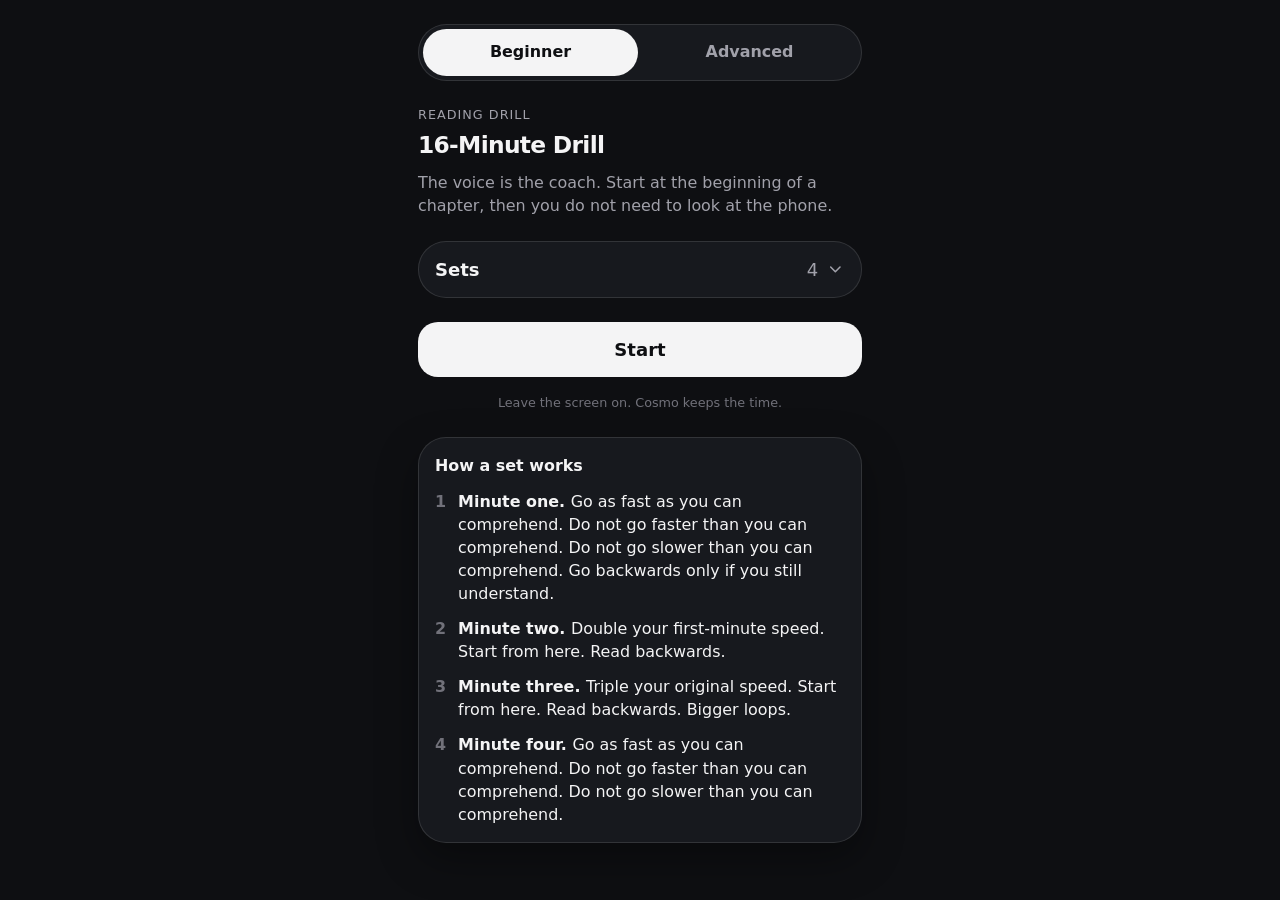
<file: index.html>
<!doctype html>
<html lang="en">
<head>
<meta charset="utf-8">
<meta name="viewport" content="width=device-width, initial-scale=1, viewport-fit=cover">
<meta name="theme-color" content="#0e0f12">
<meta name="apple-mobile-web-app-capable" content="yes">
<meta name="mobile-web-app-capable" content="yes">
<meta name="apple-mobile-web-app-status-bar-style" content="black-translucent">
<meta name="apple-mobile-web-app-title" content="16-Minute Drill">
<title>16-Minute Drill</title>
<meta name="description" content="Howard Berg reading drill. The voice is the coach.">
<link rel="manifest" href="./assets/manifest-BF8Q1H_D.webmanifest">
<link rel="icon" href="./favicon.svg" type="image/svg+xml">
<link rel="apple-touch-icon" href="./icon-180.png">
  <script type="module" crossorigin src="./assets/index-Ceaare5S.js"></script>
  <link rel="stylesheet" crossorigin href="./assets/index-DYLMr-12.css">
</head>
<body>
<div id="app"></div>
<script>
if ("serviceWorker" in navigator) {
  navigator.serviceWorker.register("./sw.js").catch(function () {});
}
</script>
</body>
</html>
</file>
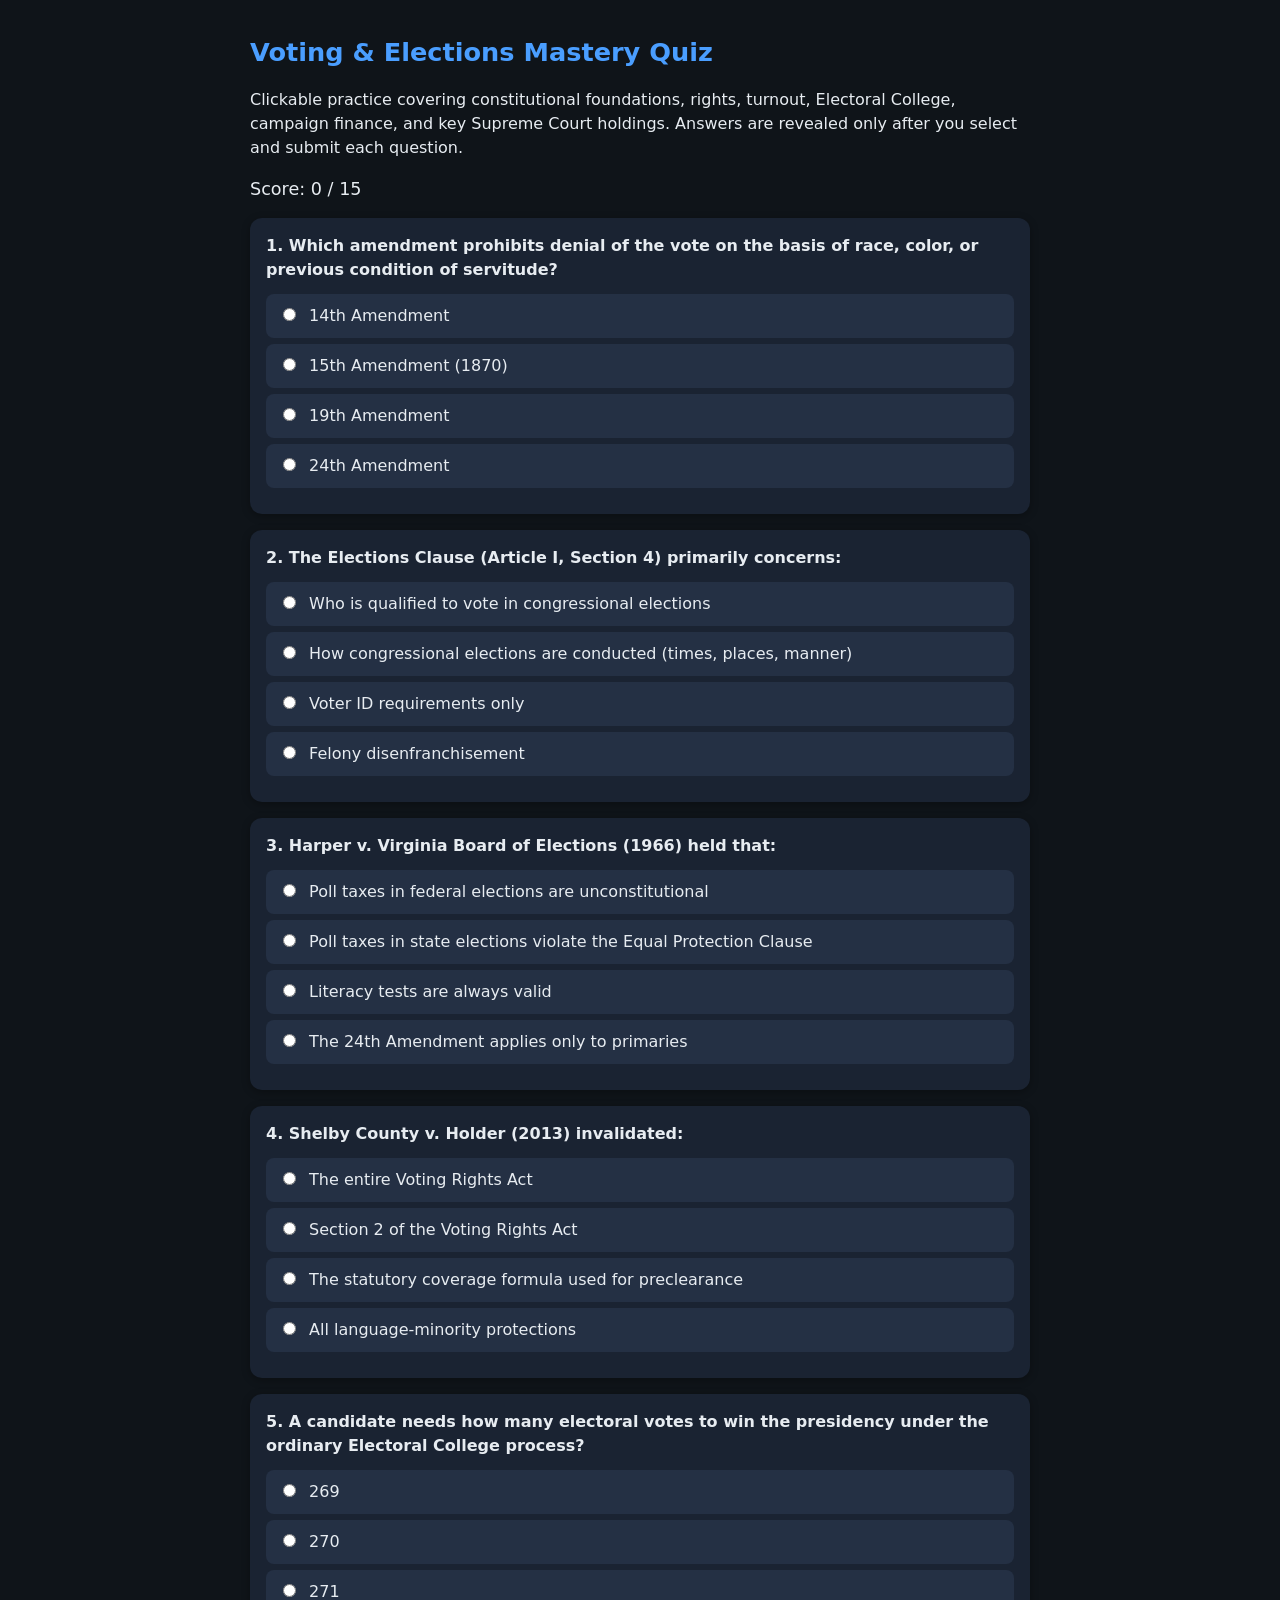
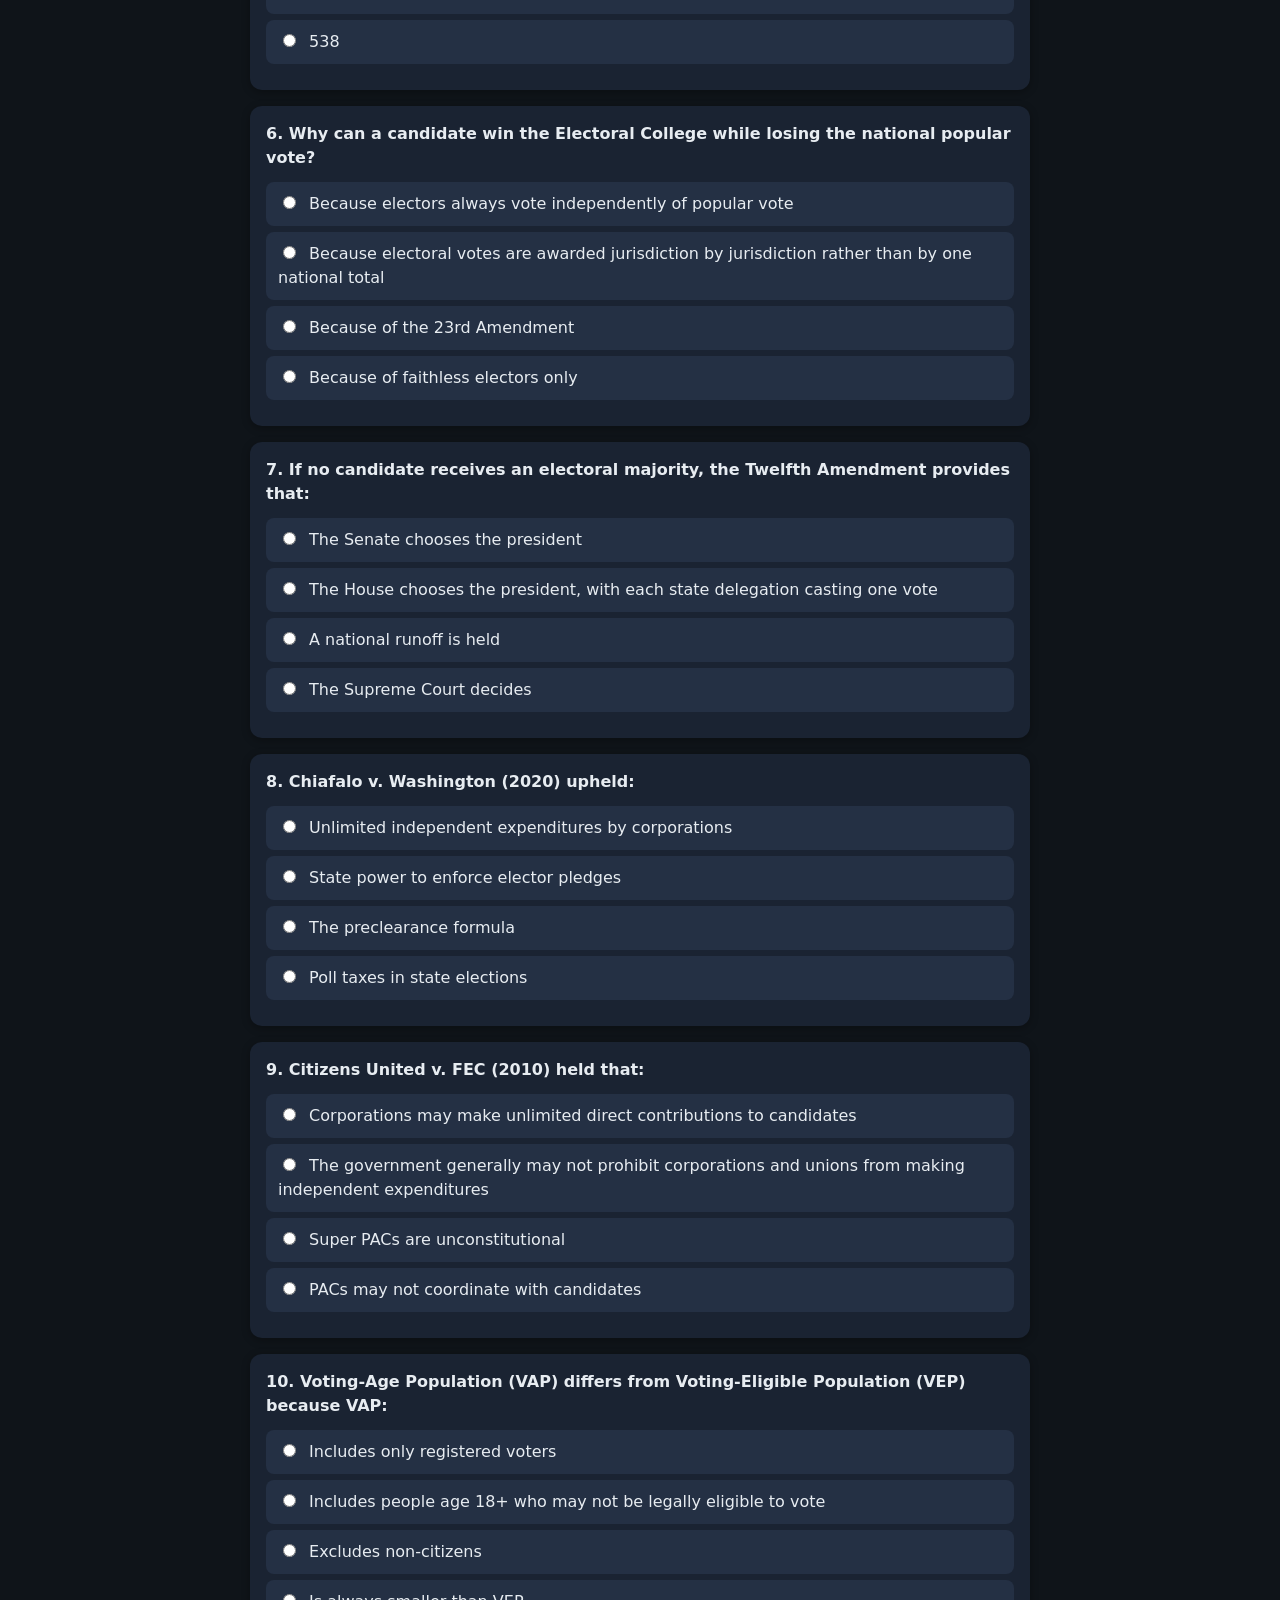
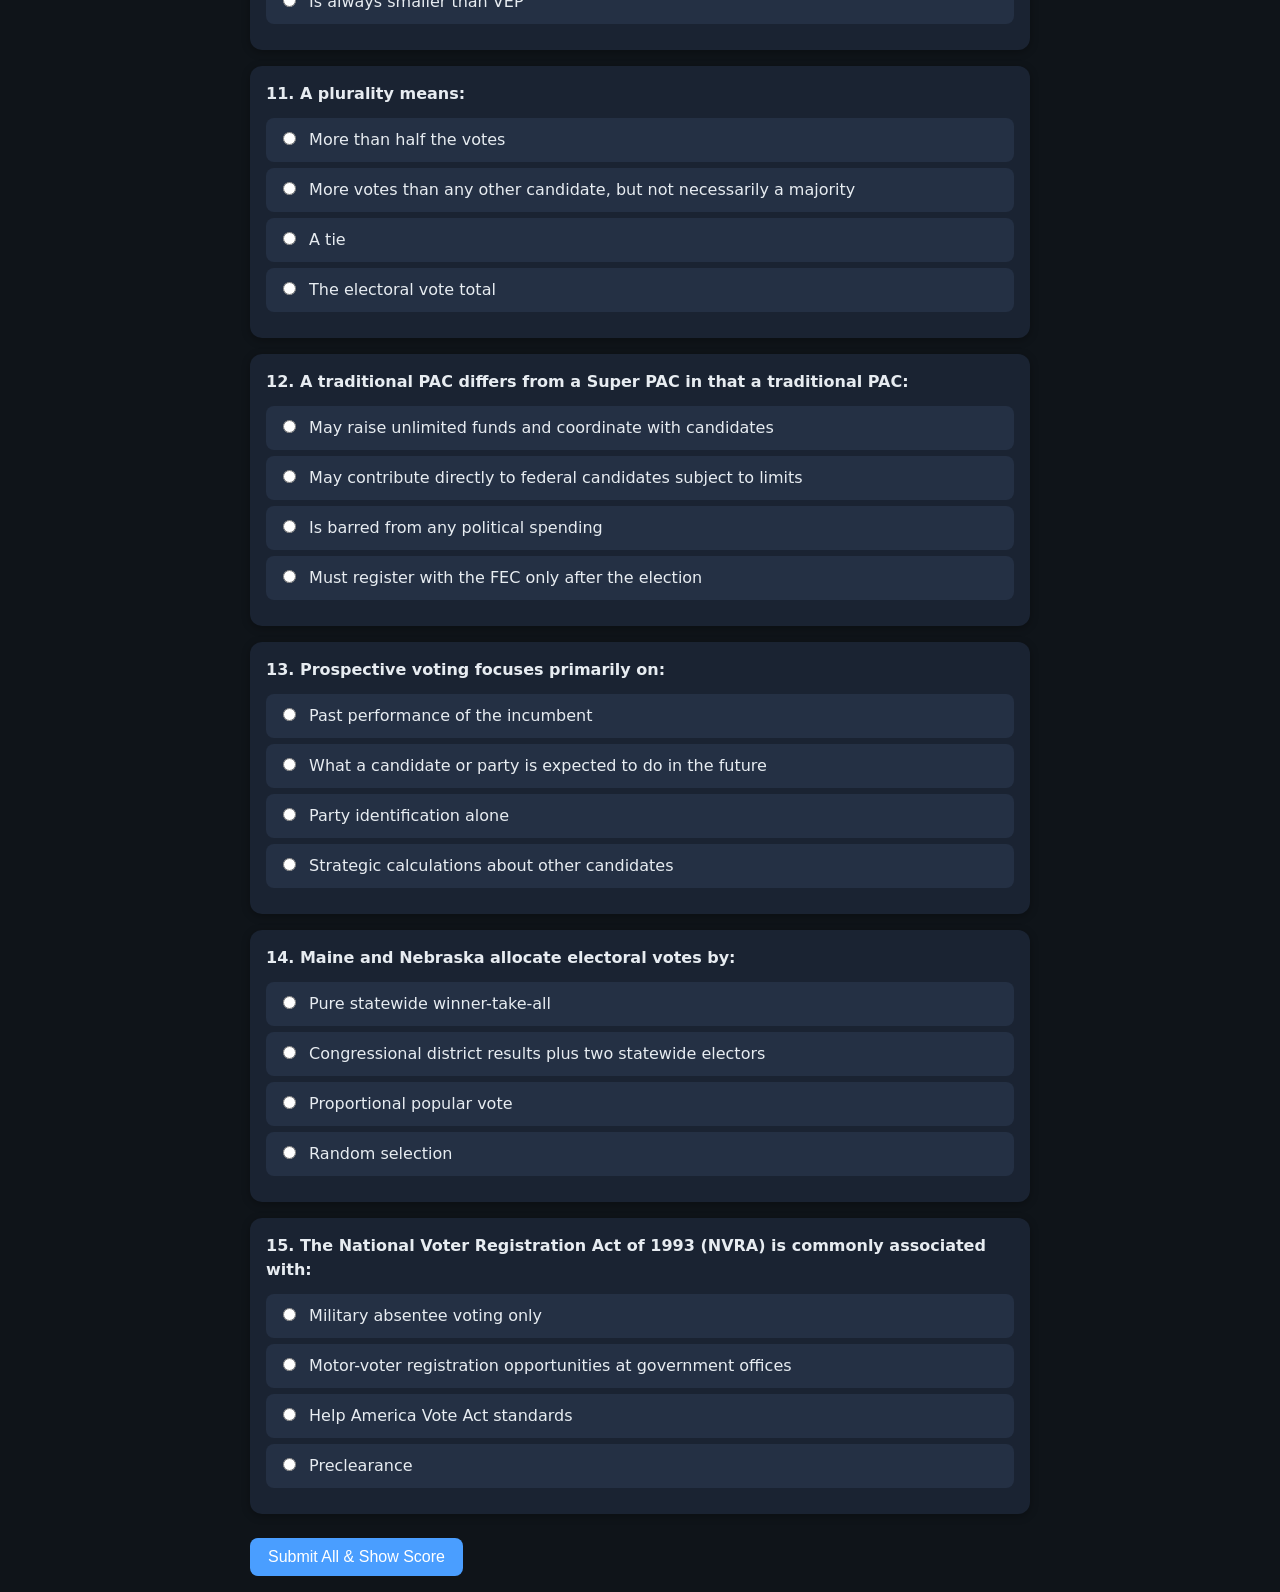
<file: voting-elections-quiz.html>
<!DOCTYPE html>
<html lang="en">
<head>
<meta charset="UTF-8">
<meta name="viewport" content="width=device-width, initial-scale=1.0">
<title>Voting & Elections Mastery Quiz</title>
<style>
  :root { --bg:#0f1419; --card:#1a2332; --accent:#4a9eff; --green:#2ecc71; --red:#e74c3c; --text:#e7ecf1; }
  body { font-family: system-ui, -apple-system, sans-serif; background:var(--bg); color:var(--text); margin:0; padding:16px; line-height:1.5; }
  .container { max-width:780px; margin:0 auto; }
  h1 { color:var(--accent); font-size:1.6rem; margin-bottom:8px; }
  .score { font-size:1.1rem; margin:12px 0; }
  .question { background:var(--card); border-radius:12px; padding:16px; margin:16px 0; box-shadow:0 2px 8px rgba(0,0,0,.3); }
  .q-text { font-weight:600; margin-bottom:12px; }
  .options label { display:block; background:#243044; margin:6px 0; padding:10px 12px; border-radius:8px; cursor:pointer; transition:.15s; }
  .options label:hover { background:#2d3e56; }
  .options input { margin-right:8px; }
  button { background:var(--accent); color:#fff; border:none; padding:10px 18px; border-radius:8px; font-size:1rem; cursor:pointer; margin:8px 4px 0 0; }
  button:hover { opacity:.9; }
  .feedback { margin-top:10px; font-weight:500; }
  .correct { color:var(--green); }
  .wrong { color:var(--red); }
  .hidden { display:none; }
  .summary { background:var(--card); padding:20px; border-radius:12px; margin-top:20px; }
  small { color:#8a9bb0; }
</style>
</head>
<body>
<div class="container">
  <h1>Voting & Elections Mastery Quiz</h1>
  <p>Clickable practice covering constitutional foundations, rights, turnout, Electoral College, campaign finance, and key Supreme Court holdings. Answers are revealed only after you select and submit each question.</p>
  <div class="score">Score: <span id="score">0</span> / <span id="total">0</span></div>
  <div id="quiz"></div>
  <button id="submitAll" onclick="gradeAll()">Submit All & Show Score</button>
  <div id="summary" class="summary hidden"></div>
</div>

<script>
const questions = [
  {
    q: "Which amendment prohibits denial of the vote on the basis of race, color, or previous condition of servitude?",
    options: ["14th Amendment", "15th Amendment (1870)", "19th Amendment", "24th Amendment"],
    answer: 1,
    explain: "The 15th Amendment (1870) specifically bars denial based on race, color, or previous condition of servitude."
  },
  {
    q: "The Elections Clause (Article I, Section 4) primarily concerns:",
    options: ["Who is qualified to vote in congressional elections", "How congressional elections are conducted (times, places, manner)", "Voter ID requirements only", "Felony disenfranchisement"],
    answer: 1,
    explain: "Article I §4 regulates the times, places, and manner of congressional elections. Article I §2 and the 17th Amendment address who qualifies to vote."
  },
  {
    q: "Harper v. Virginia Board of Elections (1966) held that:",
    options: ["Poll taxes in federal elections are unconstitutional", "Poll taxes in state elections violate the Equal Protection Clause", "Literacy tests are always valid", "The 24th Amendment applies only to primaries"],
    answer: 1,
    explain: "Harper extended the ban on poll taxes to state elections under the Equal Protection Clause of the 14th Amendment."
  },
  {
    q: "Shelby County v. Holder (2013) invalidated:",
    options: ["The entire Voting Rights Act", "Section 2 of the Voting Rights Act", "The statutory coverage formula used for preclearance", "All language-minority protections"],
    answer: 2,
    explain: "The Court struck down the coverage formula that determined which jurisdictions were subject to preclearance. Section 2 (nationwide ban on discriminatory practices) remains in force."
  },
  {
    q: "A candidate needs how many electoral votes to win the presidency under the ordinary Electoral College process?",
    options: ["269", "270", "271", "538"],
    answer: 1,
    explain: "There are 538 total electoral votes; a majority of 270 is required."
  },
  {
    q: "Why can a candidate win the Electoral College while losing the national popular vote?",
    options: ["Because electors always vote independently of popular vote", "Because electoral votes are awarded jurisdiction by jurisdiction rather than by one national total", "Because of the 23rd Amendment", "Because of faithless electors only"],
    answer: 1,
    explain: "Votes are awarded state-by-state (mostly winner-take-all). A candidate can win enough states with narrow margins while losing larger margins elsewhere."
  },
  {
    q: "If no candidate receives an electoral majority, the Twelfth Amendment provides that:",
    options: ["The Senate chooses the president", "The House chooses the president, with each state delegation casting one vote", "A national runoff is held", "The Supreme Court decides"],
    answer: 1,
    explain: "The House selects the president from the top candidates; each state delegation has one vote and a majority of states is required. The Senate chooses the vice president."
  },
  {
    q: "Chiafalo v. Washington (2020) upheld:",
    options: ["Unlimited independent expenditures by corporations", "State power to enforce elector pledges", "The preclearance formula", "Poll taxes in state elections"],
    answer: 1,
    explain: "The Court upheld state laws that require electors to follow their pledges and allow enforcement of those requirements."
  },
  {
    q: "Citizens United v. FEC (2010) held that:",
    options: ["Corporations may make unlimited direct contributions to candidates", "The government generally may not prohibit corporations and unions from making independent expenditures", "Super PACs are unconstitutional", "PACs may not coordinate with candidates"],
    answer: 1,
    explain: "The decision protected independent expenditures by corporations and unions. It did not authorize unlimited direct contributions to federal candidates."
  },
  {
    q: "Voting-Age Population (VAP) differs from Voting-Eligible Population (VEP) because VAP:",
    options: ["Includes only registered voters", "Includes people age 18+ who may not be legally eligible to vote", "Excludes non-citizens", "Is always smaller than VEP"],
    answer: 1,
    explain: "VAP counts everyone 18 or older (including some non-citizens and ineligible felons). VEP counts only those legally eligible."
  },
  {
    q: "A plurality means:",
    options: ["More than half the votes", "More votes than any other candidate, but not necessarily a majority", "A tie", "The electoral vote total"],
    answer: 1,
    explain: "Plurality = most votes. Majority = more than half."
  },
  {
    q: "A traditional PAC differs from a Super PAC in that a traditional PAC:",
    options: ["May raise unlimited funds and coordinate with candidates", "May contribute directly to federal candidates subject to limits", "Is barred from any political spending", "Must register with the FEC only after the election"],
    answer: 1,
    explain: "Traditional PACs can make limited direct contributions. Super PACs can spend unlimited amounts on independent expenditures but cannot contribute directly or coordinate with candidates."
  },
  {
    q: "Prospective voting focuses primarily on:",
    options: ["Past performance of the incumbent", "What a candidate or party is expected to do in the future", "Party identification alone", "Strategic calculations about other candidates"],
    answer: 1,
    explain: "Prospective = future expectations. Retrospective = evaluations of past performance."
  },
  {
    q: "Maine and Nebraska allocate electoral votes by:",
    options: ["Pure statewide winner-take-all", "Congressional district results plus two statewide electors", "Proportional popular vote", "Random selection"],
    answer: 1,
    explain: "Two electors go to the statewide winner; remaining electors are allocated by congressional-district results."
  },
  {
    q: "The National Voter Registration Act of 1993 (NVRA) is commonly associated with:",
    options: ["Military absentee voting only", "Motor-voter registration opportunities at government offices", "Help America Vote Act standards", "Preclearance"],
    answer: 1,
    explain: "NVRA requires covered states to offer voter registration through motor-vehicle agencies and sets list-maintenance rules."
  }
];

let answered = new Array(questions.length).fill(false);
let correctCount = 0;
document.getElementById("total").textContent = questions.length;

function render() {
  const container = document.getElementById("quiz");
  questions.forEach((item, i) => {
    const div = document.createElement("div");
    div.className = "question";
    div.innerHTML = `
      <div class="q-text">${i+1}. ${item.q}</div>
      <div class="options" id="opts-${i}">
        ${item.options.map((opt, j) => `
          <label><input type="radio" name="q${i}" value="${j}" onchange="check(${i}, ${j})"> ${opt}</label>
        `).join("")}
      </div>
      <div class="feedback" id="fb-${i}"></div>
    `;
    container.appendChild(div);
  });
}

function check(qi, selected) {
  if (answered[qi]) return;
  answered[qi] = true;
  const fb = document.getElementById(`fb-${qi}`);
  const correct = questions[qi].answer === selected;
  if (correct) {
    correctCount++;
    fb.innerHTML = `<span class="correct">Correct.</span> ${questions[qi].explain}`;
  } else {
    fb.innerHTML = `<span class="wrong">Incorrect.</span> Correct answer: ${questions[qi].options[questions[qi].answer]}. ${questions[qi].explain}`;
  }
  document.getElementById("score").textContent = correctCount;
  document.querySelectorAll(`input[name="q${qi}"]`).forEach(r => r.disabled = true);
}

function gradeAll() {
  questions.forEach((_, i) => {
    if (!answered[i]) {
      const fb = document.getElementById(`fb-${i}`);
      fb.innerHTML = `<span class="wrong">Not answered.</span> Correct: ${questions[i].options[questions[i].answer]}. ${questions[i].explain}`;
      answered[i] = true;
    }
  });
  document.getElementById("summary").classList.remove("hidden");
  document.getElementById("summary").innerHTML = `
    <h2>Final Score: ${correctCount} / ${questions.length}</h2>
    <p>Review the explanations above. Focus next on any distinctions you missed (Elections Clause vs qualifications, VAP vs VEP, PAC vs Super PAC, prospective vs retrospective, Electoral College mechanics, and the precise holdings of Harper, Shelby County, Chiafalo, and Citizens United).</p>
  `;
  document.getElementById("submitAll").disabled = true;
}

render();
</script>
</body>
</html>
</file>
<file: assets/index-DYLMr-12.css>
/*! tailwindcss v4.3.3 | MIT License | https://tailwindcss.com */
@layer theme{:root,:host{--font-sans:"SF Pro Text", -apple-system, BlinkMacSystemFont, "Segoe UI", system-ui, sans-serif;--font-mono:ui-monospace, SFMono-Regular, Menlo, Monaco, Consolas, "Liberation Mono", "Courier New", monospace;--text-xs:.75rem;--text-sm:.875rem;--text-lg:1.125rem;--radius-md:12px;--radius-lg:20px;--radius-xl:28px;--default-font-family:var(--font-sans);--default-mono-font-family:var(--font-mono);--color-bg:#0e0f12;--color-surface:#17191e;--color-surface-2:#1e2128;--color-fg:#f4f4f5;--color-muted:#a1a1aa;--color-subtle:#71717a;--color-danger:#e7b2ad}}@layer base{*,:after,:before,::backdrop{box-sizing:border-box;border:0 solid;margin:0;padding:0}::file-selector-button{box-sizing:border-box;border:0 solid;margin:0;padding:0}html,:host{-webkit-text-size-adjust:100%;tab-size:4;line-height:1.5;font-family:var(--default-font-family,-apple-system, BlinkMacSystemFont, "Segoe UI", Roboto, "Helvetica Neue", "Noto Sans", Arial, sans-serif, "Apple Color Emoji", "Segoe UI Emoji", "Segoe UI Symbol", "Noto Color Emoji");font-feature-settings:var(--default-font-feature-settings,normal);font-variation-settings:var(--default-font-variation-settings,normal);-webkit-tap-highlight-color:transparent}hr{height:0;color:inherit;border-top-width:1px}abbr:where([title]){-webkit-text-decoration:underline dotted;text-decoration:underline dotted}h1,h2,h3,h4,h5,h6{font-size:inherit;font-weight:inherit}a{color:inherit;-webkit-text-decoration:inherit;-webkit-text-decoration:inherit;-webkit-text-decoration:inherit;-webkit-text-decoration:inherit;text-decoration:inherit}b,strong{font-weight:bolder}code,kbd,samp,pre{font-family:var(--default-mono-font-family,ui-monospace, SFMono-Regular, Menlo, Monaco, Consolas, "Liberation Mono", "Courier New", monospace);font-feature-settings:var(--default-mono-font-feature-settings,normal);font-variation-settings:var(--default-mono-font-variation-settings,normal);font-size:1em}small{font-size:80%}sub,sup{vertical-align:baseline;font-size:75%;line-height:0;position:relative}sub{bottom:-.25em}sup{top:-.5em}table{text-indent:0;border-color:inherit;border-collapse:collapse}:-moz-focusring:where(:not(iframe)){outline:auto}progress{vertical-align:baseline}summary{display:list-item}ol,ul,menu{list-style:none}img,svg,video,canvas,audio,iframe,embed,object{vertical-align:middle;display:block}img,video{max-width:100%;height:auto}button,input,select,optgroup,textarea{font:inherit;font-feature-settings:inherit;font-variation-settings:inherit;letter-spacing:inherit;color:inherit;opacity:1;background-color:#0000;border-radius:0}::file-selector-button{font:inherit;font-feature-settings:inherit;font-variation-settings:inherit;letter-spacing:inherit;color:inherit;opacity:1;background-color:#0000;border-radius:0}:where(select:is([multiple],[size])) optgroup{font-weight:bolder}:where(select:is([multiple],[size])) optgroup option{padding-inline-start:20px}::file-selector-button{margin-inline-end:4px}::placeholder{opacity:1}@supports (not ((-webkit-appearance:-apple-pay-button))) or (contain-intrinsic-size:1px){::placeholder{color:currentColor}@supports (color:color-mix(in lab, red, red)){::placeholder{color:color-mix(in oklab, currentcolor 50%, transparent)}}}textarea{resize:vertical}::-webkit-search-decoration{-webkit-appearance:none}::-webkit-date-and-time-value{min-height:1lh;text-align:inherit}::-webkit-datetime-edit{display:inline-flex}::-webkit-datetime-edit-fields-wrapper{padding:0}::-webkit-datetime-edit{padding-block:0}::-webkit-datetime-edit-year-field{padding-block:0}::-webkit-datetime-edit-month-field{padding-block:0}::-webkit-datetime-edit-day-field{padding-block:0}::-webkit-datetime-edit-hour-field{padding-block:0}::-webkit-datetime-edit-minute-field{padding-block:0}::-webkit-datetime-edit-second-field{padding-block:0}::-webkit-datetime-edit-millisecond-field{padding-block:0}::-webkit-datetime-edit-meridiem-field{padding-block:0}::-webkit-calendar-picker-indicator{line-height:1}:-moz-ui-invalid{box-shadow:none}button,input:where([type=button],[type=reset],[type=submit]){appearance:button}::file-selector-button{appearance:button}::-webkit-inner-spin-button{height:auto}::-webkit-outer-spin-button{height:auto}[hidden]:where(:not([hidden=until-found])){display:none!important}button:not(:disabled),[role=button]:not(:disabled){cursor:pointer}}@layer components,utilities;:root{--bg:var(--color-bg);--surface:var(--color-surface);--surface-2:var(--color-surface-2);--fg:var(--color-fg);--muted:var(--color-muted);--subtle:var(--color-subtle);--danger:var(--color-danger);--border:var(--fg)}@supports (color:color-mix(in lab, red, red)){:root{--border:color-mix(in oklab, var(--fg) 12%, transparent)}}:root{--shadow:0 16px 40px oklab(0% none none/.35);--radius-sm:8px;--radius-md:12px;--radius-lg:20px;--radius-xl:28px;--space-1:4px;--space-2:8px;--space-3:12px;--space-4:16px;--space-5:24px;--space-6:32px;--font:var(--font-sans);--text-xs:.75rem;--text-sm:.9375rem;--text-md:1.0625rem;--text-lg:1.375rem;--text-clock:clamp(4.25rem, 22vw, 6.5rem);--wheel-item:2.75rem;--motion-fast:.25s;--ease:cubic-bezier(.22, 1, .36, 1);--lightningcss-light: ;--lightningcss-dark:initial;color-scheme:dark}*{box-sizing:border-box}html,body{background:var(--bg);min-height:100%;color:var(--fg);font-family:var(--font);font-size:var(--text-md);margin:0;line-height:1.5}body{overscroll-behavior-y:none}button{font:inherit;color:inherit;touch-action:manipulation}.shell{width:min(100%,28rem);min-height:100dvh;padding:calc(env(safe-area-inset-top) + var(--space-5)) calc(env(safe-area-inset-right) + var(--space-4)) calc(env(safe-area-inset-bottom) + var(--space-5)) calc(env(safe-area-inset-left) + var(--space-4));gap:var(--space-5);flex-direction:column;margin:0 auto;display:flex}.modes{background:var(--surface);border:1px solid var(--border);border-radius:999px;grid-template-columns:1fr 1fr;gap:4px;padding:4px;display:grid}.modes button{min-height:2.75rem;color:var(--muted);font-weight:600;font-size:var(--text-sm);background:0 0;border:0;border-radius:999px}.modes button.on{background:var(--fg);color:var(--bg)}.eyebrow{margin:0 0 var(--space-2);color:var(--muted);font-size:var(--text-xs);letter-spacing:.08em;text-transform:uppercase}h1{font-size:var(--text-lg);letter-spacing:-.03em;margin:0;font-weight:600;line-height:1.15}.lede{margin:var(--space-3) 0 0;color:var(--muted);font-size:var(--text-sm);line-height:1.45}.card{background:var(--surface);border:1px solid var(--border);border-radius:var(--radius-xl);padding:var(--space-4);box-shadow:var(--shadow)}.card h2{margin:0 0 var(--space-3);font-size:var(--text-sm);font-weight:600}.rules,.hold-steps{gap:var(--space-3);flex-direction:column;margin:0;padding:0;list-style:none;display:flex}.hold-steps{margin-top:var(--space-4);gap:var(--space-2)}.rules li,.hold-steps li{gap:var(--space-3);color:var(--fg);font-size:var(--text-sm);grid-template-columns:auto 1fr;line-height:1.45;display:grid}.rules b{font-weight:600}.mark{color:var(--subtle);font-variant-numeric:tabular-nums;font-weight:600}.fine{margin:var(--space-4) 0 0;color:var(--muted);font-size:var(--text-sm);line-height:1.45}.group{background:var(--surface);border:1px solid var(--border);border-radius:var(--radius-xl);overflow:hidden}.sets-row{width:100%;min-height:3.25rem;padding:0 var(--space-4);justify-content:space-between;align-items:center;gap:var(--space-3);text-align:left;background:0 0;border:0;display:flex}.sets-row:focus-visible,.btn:focus-visible,.wheel-item:focus-visible,.modes button:focus-visible,.start:focus-visible,.ready:focus-visible{outline:2px solid var(--fg)}@supports (color:color-mix(in lab, red, red)){.sets-row:focus-visible,.btn:focus-visible,.wheel-item:focus-visible,.modes button:focus-visible,.start:focus-visible,.ready:focus-visible{outline:2px solid color-mix(in oklab, var(--fg) 70%, transparent)}}.sets-row:focus-visible,.btn:focus-visible,.wheel-item:focus-visible,.modes button:focus-visible,.start:focus-visible,.ready:focus-visible{outline-offset:-2px}.sets-label{font-weight:600}.sets-value{align-items:center;gap:var(--space-2);color:var(--muted);font-variant-numeric:tabular-nums;display:inline-flex}.chevron{width:1.1rem;height:1.1rem;transition:transform var(--motion-fast) var(--ease)}.chevron.open{transform:rotate(180deg)}.picker{border-top:1px solid var(--border);padding:var(--space-2) var(--space-3) var(--space-3)}.wheel-wrap{height:calc(var(--wheel-item) * 5);position:relative}.wheel-band{pointer-events:none;left:0;right:0;top:calc(var(--wheel-item) * 2);height:var(--wheel-item);border-top:1px solid var(--border);border-bottom:1px solid var(--border);color:var(--muted);font-size:var(--text-sm);justify-content:flex-end;align-items:center;padding-right:22%;display:flex;position:absolute}.wheel{scroll-snap-type:y mandatory;scrollbar-width:none;height:100%;overflow-y:auto;-webkit-mask-image:linear-gradient(#0000,#000 22% 78%,#0000);mask-image:linear-gradient(#0000,#000 22% 78%,#0000)}.wheel::-webkit-scrollbar{display:none}.wheel-pad{height:calc(var(--wheel-item) * 2)}.wheel-item{scroll-snap-align:center;height:var(--wheel-item);width:100%;color:var(--subtle);font-variant-numeric:tabular-nums;background:0 0;border:0;font-size:1.35rem;font-weight:500}.wheel-item.on{color:var(--fg);font-weight:600}.picker-note{margin:var(--space-2) 0 0;text-align:center;color:var(--muted);font-size:var(--text-sm)}.start,.ready{border-radius:var(--radius-lg);background:var(--fg);min-height:3.25rem;color:var(--bg);font-weight:600;font-size:var(--text-md);border:0}.start:active,.ready:active,.btn:active,.modes button:active{transform:scale(.98)}.hint{margin:calc(var(--space-2) * -1) 0 0;text-align:center;color:var(--subtle);font-size:var(--text-xs)}.session{gap:var(--space-4);flex-direction:column;flex:1;min-height:0;display:flex}.meta{justify-content:space-between;gap:var(--space-3);color:var(--muted);font-size:var(--text-sm);font-variant-numeric:tabular-nums;font-weight:600;display:flex}.clock-block{text-align:center;padding-top:var(--space-4)}.clock{font-size:var(--text-clock);letter-spacing:-.04em;font-variant-numeric:tabular-nums;margin:0;font-weight:520;line-height:1}.phase{margin:var(--space-3) 0 0;color:var(--muted);font-size:var(--text-sm);font-weight:600}.now{font-size:var(--text-md);margin:0;font-weight:500;line-height:1.45}.minute-list{margin:var(--space-4) 0 0;gap:var(--space-2);flex-direction:column;padding:0;list-style:none;display:flex}.minute-list li{color:var(--subtle);font-size:var(--text-xs);line-height:1.4}.minute-list li.on{color:var(--fg)}.clips{margin:0 0 var(--space-4);align-items:center;display:flex}.clip-cell{flex:1;align-items:center;display:flex}.clip-cell:first-child{flex:none}.clip-line{background:var(--border);flex:1;height:2px;margin:0 8px}.clip-dot{border:1px solid var(--border);width:2rem;height:2rem;color:var(--subtle);background:var(--surface-2);font-size:var(--text-xs);border-radius:999px;place-items:center;font-weight:600;display:grid}.clip-dot.on{background:var(--fg);color:var(--bg);border-color:var(--fg)}.actions{bottom:calc(env(safe-area-inset-bottom) + var(--space-2));gap:var(--space-2);padding-top:var(--space-2);background:var(--bg);z-index:2;grid-template-columns:1fr 1fr;margin-top:auto;display:grid;position:sticky}.btn{border-radius:var(--radius-md);border:1px solid var(--border);background:var(--surface);min-height:3rem;font-weight:600;font-size:var(--text-sm)}.btn.danger{color:var(--danger);background:0 0;border-color:#0000;grid-column:1/-1}.actions.hold .ready{grid-column:1/-1}.actions.hold .btn.danger{grid-column:auto}@media (prefers-reduced-motion:reduce){.chevron,.start,.btn,.ready,.modes button{transition:none}.start:active,.btn:active,.ready:active,.modes button:active{transform:none}}
</file>
